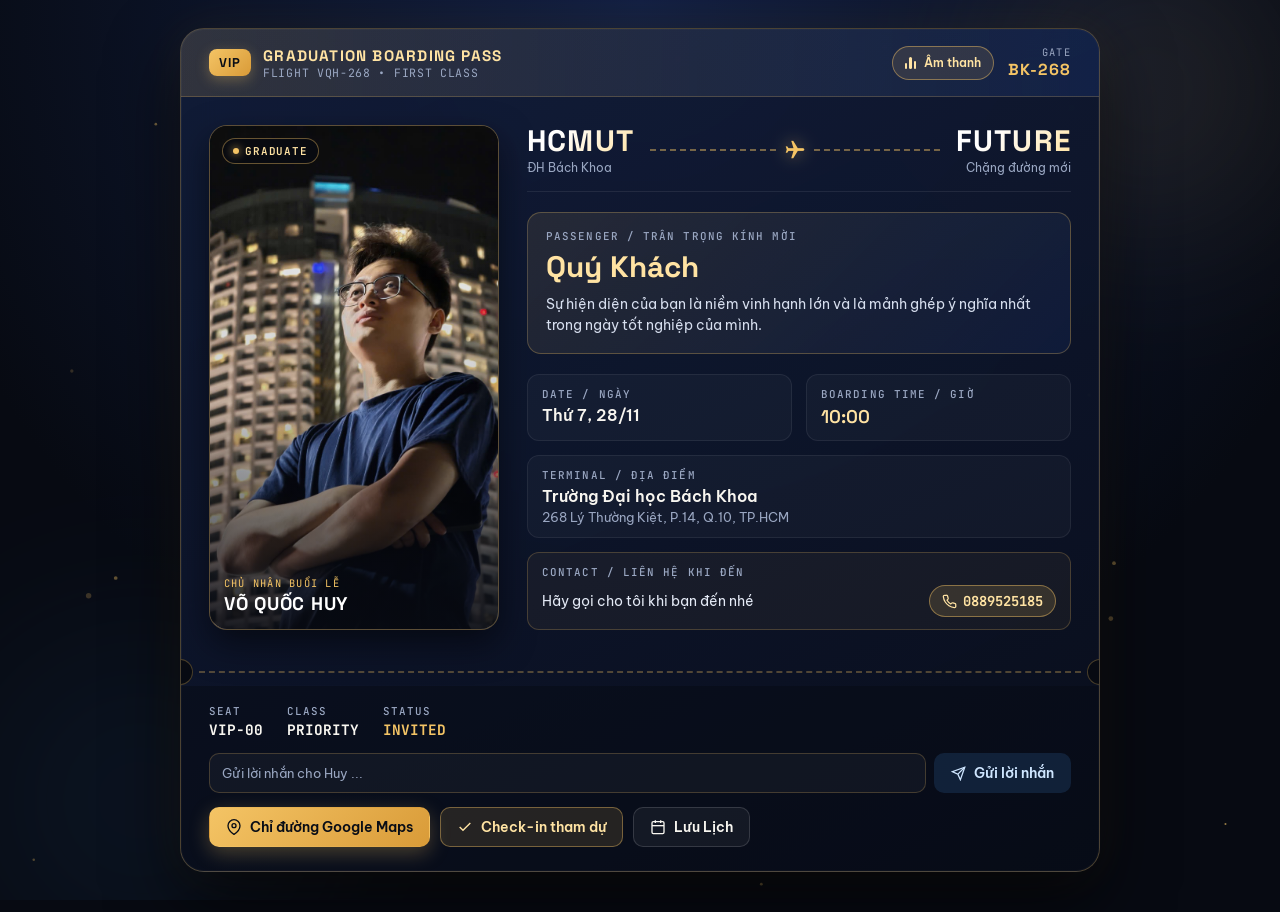
<file: index.html>
<!DOCTYPE html>
<html lang="vi">

<head>
  <meta charset="UTF-8" />
  <meta name="viewport" content="width=device-width, initial-scale=1.0" />
  <title>VIP Boarding Pass — Lễ Tốt Nghiệp Võ Quốc Huy</title>
  <meta name="description"
    content="Trân trọng kính mời bạn đến chung vui trong Lễ Tốt Nghiệp của Võ Quốc Huy tại Trường Đại học Bách Khoa." />
  <link rel="preconnect" href="https://fonts.googleapis.com" />
  <link rel="preconnect" href="https://fonts.gstatic.com" crossorigin />
  <link
    href="https://fonts.googleapis.com/css2?family=Be+Vietnam+Pro:wght@300;400;500;600;700&family=JetBrains+Mono:wght@400;500;700&family=Space+Grotesk:wght@500;600;700&display=swap"
    rel="stylesheet" />
  <link rel="stylesheet" href="styles.css" />
</head>

<body>
  <!-- Ambient Night Skyline & Gold Bokeh Background -->
  <div class="bg-ambient" aria-hidden="true">
    <div class="glow glow-gold"></div>
    <div class="glow glow-navy"></div>
    <canvas id="bokehCanvas"></canvas>
  </div>

  <main class="stage">
    <div class="pass-wrapper">
      <article class="boarding-pass" id="boardingPass" aria-label="Thiệp mời tốt nghiệp VIP Boarding Pass">
        <!-- Top Airline Strip -->
        <header class="pass-header">
          <div class="brand">
            <span class="brand-badge">VIP</span>
            <div class="brand-text">
              <span class="brand-title">GRADUATION BOARDING PASS</span>
              <span class="brand-sub">FLIGHT VQH-268 • FIRST CLASS</span>
            </div>
          </div>
          <div class="header-right">
            <button type="button" class="sound-btn" id="soundToggleBtn" aria-label="Tắt hoặc bật âm thanh"
              aria-pressed="true" title="Tắt / Bật âm thanh">
              <span class="eq-bars" aria-hidden="true">
                <span class="bar"></span>
                <span class="bar"></span>
                <span class="bar"></span>
              </span>
              <span class="sound-label" id="soundLabel">Âm thanh</span>
            </button>
            <div class="header-meta">
              <span class="meta-label">GATE</span>
              <span class="meta-value">BK-268</span>
            </div>
          </div>
        </header>

        <!-- Main Ticket Body -->
        <div class="pass-body">
          <!-- Left / Top: Portrait Card -->
          <div class="portrait-col">
            <div class="portrait-frame">
              <img src="IMG_2517.JPG" alt="Ảnh chân dung Võ Quốc Huy" class="portrait-img" />
              <div class="portrait-overlay"></div>
              <div class="portrait-tag">
                <span class="tag-dot"></span>
                <span>GRADUATE</span>
              </div>
              <div class="portrait-caption">
                <span class="caption-label">CHỦ NHÂN BUỔI LỄ</span>
                <strong class="caption-name">VÕ QUỐC HUY</strong>
              </div>
            </div>
          </div>

          <!-- Right / Bottom: Flight Route & Guest Info -->
          <div class="info-col">
            <!-- Route Banner -->
            <div class="route-banner">
              <div class="airport">
                <span class="airport-code">HCMUT</span>
                <span class="airport-city">ĐH Bách Khoa</span>
              </div>

              <div class="flight-path" aria-hidden="true">
                <span class="path-line"></span>
                <span class="plane-icon">
                  <svg viewBox="0 0 24 24" width="22" height="22" fill="currentColor">
                    <path
                      d="M21 16v-2l-8-5V3.5c0-.83-.67-1.5-1.5-1.5S10 2.67 10 3.5V9l-8 5v2l8-2.5V19l-2 1.5V22l3.5-1 3.5 1v-1.5L13 19v-5.5l8 2.5z" />
                  </svg>
                </span>
                <span class="path-line"></span>
              </div>

              <div class="airport airport-right">
                <span class="airport-code">FUTURE</span>
                <span class="airport-city">Chặng đường mới</span>
              </div>
            </div>

            <!-- Personalized Passenger Box -->
            <section class="passenger-box" aria-label="Thông tin khách mời">
              <div class="passenger-top">
                <span class="field-label">PASSENGER / TRÂN TRỌNG KÍNH MỜI</span>
              </div>
              <h1 class="passenger-name" id="passengerName">Quý Khách</h1>
              <p class="invite-note">
                Sự hiện diện của <span id="guestCallsign">bạn</span> là niềm vinh hạnh lớn và là mảnh ghép ý nghĩa nhất
                trong ngày tốt nghiệp của mình.
              </p>
            </section>

            <!-- Flight Details Grid -->
            <div class="details-grid">
              <div class="detail-item">
                <span class="field-label">DATE / NGÀY</span>
                <span class="field-value">Thứ 7, 28/11</span>
              </div>
              <div class="detail-item">
                <span class="field-label">BOARDING TIME / GIỜ</span>
                <span class="field-value highlight-gold">10:00</span>
              </div>
              <div class="detail-item detail-wide">
                <span class="field-label">TERMINAL / ĐỊA ĐIỂM</span>
                <span class="field-value">Trường Đại học Bách Khoa</span>
                <span class="field-sub">268 Lý Thường Kiệt, P.14, Q.10, TP.HCM</span>
              </div>
              <div class="detail-item detail-wide contact-item">
                <span class="field-label">CONTACT / LIÊN HỆ KHI ĐẾN</span>
                <div class="contact-row">
                  <span class="contact-msg">Hãy gọi cho tôi khi bạn đến nhé</span>
                  <a href="tel:0889525185" class="phone-link">
                    <svg viewBox="0 0 24 24" width="15" height="15" fill="none" stroke="currentColor" stroke-width="2">
                      <path
                        d="M22 16.92v3a2 2 0 0 1-2.18 2 19.79 19.79 0 0 1-8.63-3.07 19.5 19.5 0 0 1-6-6 19.79 19.79 0 0 1-3.07-8.67A2 2 0 0 1 4.11 2h3a2 2 0 0 1 2 1.72 12.84 12.84 0 0 0 .7 2.81 2 2 0 0 1-.45 2.11L8.09 9.91a16 16 0 0 0 6 6l1.27-1.27a2 2 0 0 1 2.11-.45 12.84 12.84 0 0 0 2.81.7A2 2 0 0 1 22 16.92z" />
                    </svg>
                    <span>0889525185</span>
                  </a>
                </div>
              </div>
            </div>
          </div>
        </div>

        <!-- Perforation Divider with Ticket Notches -->
        <div class="perforation" aria-hidden="true">
          <span class="notch notch-left"></span>
          <span class="dashed-line"></span>
          <span class="notch notch-right"></span>
        </div>

        <!-- Tear-off Stub / Footer Actions -->
        <footer class="pass-stub">
          <div class="stub-left">
            <div class="stub-meta-row">
              <div>
                <span class="field-label">SEAT</span>
                <span class="mono-val" id="guestSeat">VIP-00</span>
              </div>
              <div>
                <span class="field-label">CLASS</span>
                <span class="mono-val">PRIORITY</span>
              </div>
              <div>
                <span class="field-label">STATUS</span>
                <span class="mono-val status-confirmed" id="checkinStatus">INVITED</span>
              </div>
            </div>

            <div class="guest-note-row">
              <input type="text" id="guestNoteInput" class="guest-note-input" maxlength="140"
                placeholder="Gửi lời nhắn cho Huy ..." aria-label="Lời nhắn gửi Huy" />
              <button type="button" class="btn btn-note" id="sendNoteBtn">
                <svg viewBox="0 0 24 24" width="15" height="15" fill="none" stroke="currentColor" stroke-width="2">
                  <line x1="22" y1="2" x2="11" y2="13" />
                  <polygon points="22 2 15 22 11 13 2 9 22 2" />
                </svg>
                <span id="sendNoteBtnText">Gửi lời nhắn</span>
              </button>
            </div>

            <div class="action-buttons">
              <a class="btn btn-primary"
                href="https://www.google.com/maps/search/?api=1&query=Tr%C6%B0%E1%BB%9Dng+%C4%90%E1%BA%A1i+h%E1%BB%8Dc+B%C3%A1ch+Khoa+268+L%C3%BD+Th%C6%B0%E1%BB%9Dng+Ki%E1%BB%87t"
                target="_blank" rel="noopener noreferrer">
                <svg viewBox="0 0 24 24" width="16" height="16" fill="none" stroke="currentColor" stroke-width="2">
                  <path d="M21 10c0 7-9 13-9 13s-9-6-9-13a9 9 0 0 1 18 0z" />
                  <circle cx="12" cy="10" r="3" />
                </svg>
                <span>Chỉ đường Google Maps</span>
              </a>

              <button type="button" class="btn btn-secondary" id="checkinBtn">
                <svg viewBox="0 0 24 24" width="16" height="16" fill="none" stroke="currentColor" stroke-width="2">
                  <polyline points="20 6 9 17 4 12" />
                </svg>
                <span id="checkinBtnText">Check-in tham dự</span>
              </button>

              <button type="button" class="btn btn-ghost" id="calendarBtn" title="Lưu sự kiện vào lịch">
                <svg viewBox="0 0 24 24" width="16" height="16" fill="none" stroke="currentColor" stroke-width="2">
                  <rect x="3" y="4" width="18" height="18" rx="2" ry="2" />
                  <line x1="16" y1="2" x2="16" y2="6" />
                  <line x1="8" y1="2" x2="8" y2="6" />
                  <line x1="3" y1="10" x2="21" y2="10" />
                </svg>
                <span>Lưu Lịch</span>
              </button>
            </div>
          </div>

        </footer>
      </article>
    </div>
  </main>

  <div class="cursor-glow" id="cursorGlow" aria-hidden="true"></div>
  <canvas id="fireworksCanvas" aria-hidden="true"></canvas>
  <script src="guests.js"></script>
  <script src="script.js"></script>
</body>

</html>
</file>
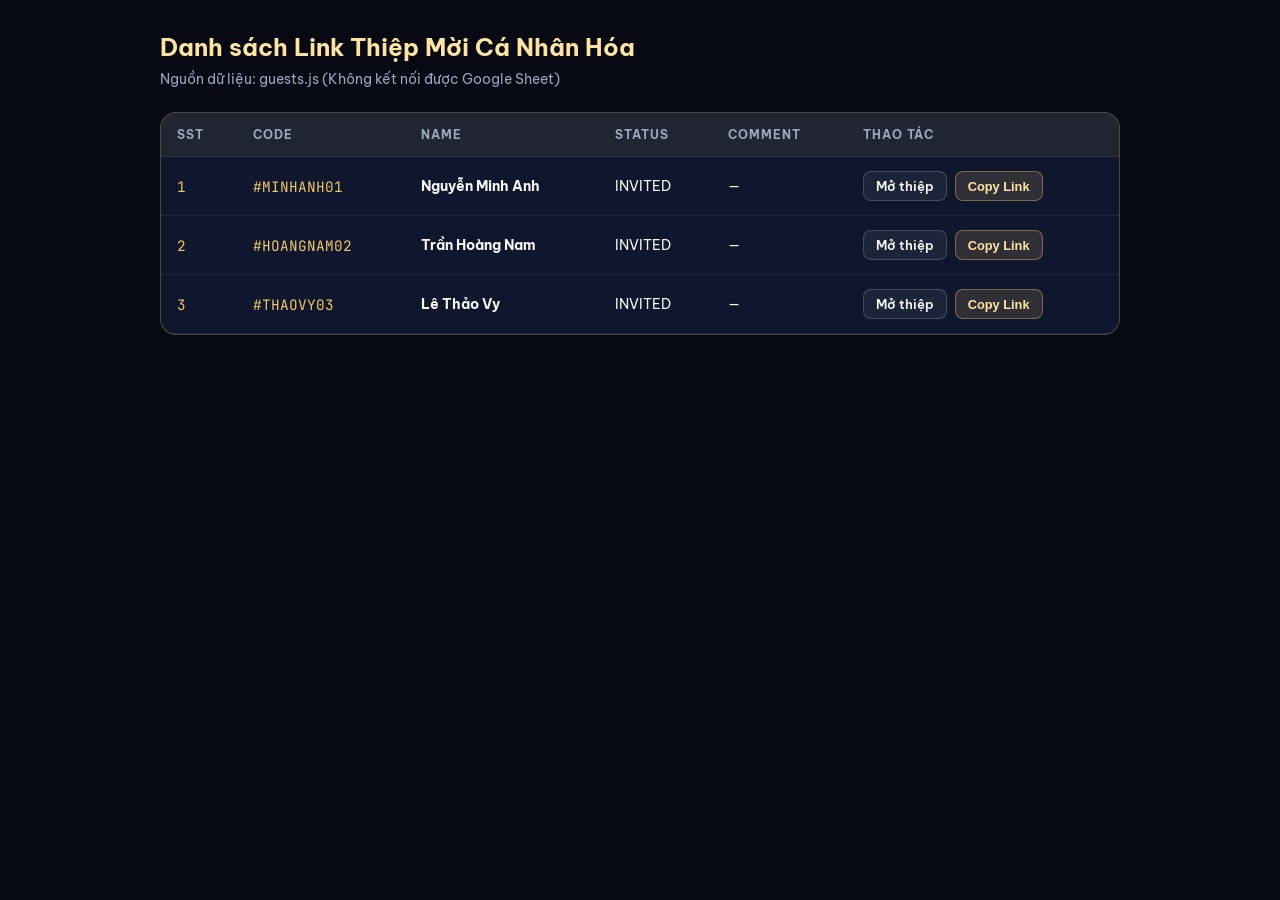
<file: links.html>
<!DOCTYPE html>
<html lang="vi">
<head>
  <meta charset="UTF-8" />
  <meta name="viewport" content="width=device-width, initial-scale=1.0" />
  <title>Danh sách Link Thiệp Mời — Võ Quốc Huy</title>
  <link rel="preconnect" href="https://fonts.googleapis.com" />
  <link rel="preconnect" href="https://fonts.gstatic.com" crossorigin />
  <link href="https://fonts.googleapis.com/css2?family=Be+Vietnam+Pro:wght@400;500;600;700&family=JetBrains+Mono:wght@500;700&display=swap" rel="stylesheet" />
  <style>
    * { box-sizing: border-box; margin: 0; padding: 0; }
    body {
      min-height: 100vh;
      background: #070a12;
      color: #f8f6f0;
      font-family: "Be Vietnam Pro", sans-serif;
      padding: 32px 16px;
    }
    .container {
      max-width: 960px;
      margin: 0 auto;
    }
    h1 {
      font-size: 1.5rem;
      color: #ffe3a3;
      margin-bottom: 8px;
    }
    p.sub {
      color: #9aa7c2;
      font-size: 0.9rem;
      margin-bottom: 24px;
    }
    .table-wrap {
      background: rgba(16, 26, 52, 0.85);
      border: 1px solid rgba(244, 196, 101, 0.28);
      border-radius: 16px;
      overflow-x: auto;
    }
    table {
      width: 100%;
      border-collapse: collapse;
    }
    th, td {
      padding: 14px 16px;
      text-align: left;
      border-bottom: 1px solid rgba(255, 255, 255, 0.07);
      font-size: 0.9rem;
    }
    th {
      font-size: 0.75rem;
      text-transform: uppercase;
      letter-spacing: 0.08em;
      color: #9aa7c2;
      background: rgba(244, 196, 101, 0.08);
    }
    .mono {
      font-family: "JetBrains Mono", monospace;
      color: #f4c465;
    }
    .badge-ok {
      color: #34d399;
      font-weight: 600;
    }
    .actions {
      display: flex;
      gap: 8px;
    }
    .btn {
      padding: 6px 12px;
      border-radius: 8px;
      font-size: 0.8rem;
      font-weight: 600;
      text-decoration: none;
      cursor: pointer;
      border: 1px solid rgba(244, 196, 101, 0.4);
      background: rgba(244, 196, 101, 0.14);
      color: #ffe3a3;
    }
    .btn:hover { background: rgba(244, 196, 101, 0.25); }
    .btn-open {
      background: rgba(255, 255, 255, 0.06);
      border-color: rgba(255, 255, 255, 0.18);
      color: #f8f6f0;
    }
  </style>
</head>
<body>
  <div class="container">
    <h1>Danh sách Link Thiệp Mời Cá Nhân Hóa</h1>
    <p class="sub" id="sourceLabel">Đang tải dữ liệu...</p>
    <div class="table-wrap">
      <table>
        <thead>
          <tr>
            <th>SST</th>
            <th>Code</th>
            <th>Name</th>
            <th>Status</th>
            <th>Comment</th>
            <th>Thao tác</th>
          </tr>
        </thead>
        <tbody id="guestRows"></tbody>
      </table>
    </div>
  </div>

  <script src="guests.js"></script>
  <script>
    const tbody = document.getElementById("guestRows");
    const sourceLabel = document.getElementById("sourceLabel");
    const baseUrl = window.location.href.replace(/links\.html.*$/, "index.html");
    const sheetApiUrl = (window.SHEET_API_URL || "").trim();

    function renderRows(guests, labelText) {
      sourceLabel.textContent = labelText;
      tbody.innerHTML = "";
      Object.entries(guests).forEach(([code, info]) => {
        const inviteCode = info.code || code;
        const inviteUrl = `${baseUrl}?code=${encodeURIComponent(inviteCode)}`;
        const isConfirmed = (info.status || "").toUpperCase() === "CONFIRMED";
        const tr = document.createElement("tr");
        tr.innerHTML = `
          <td class="mono">${info.sst || "—"}</td>
          <td class="mono">#${inviteCode}</td>
          <td><strong>${info.name || "—"}</strong></td>
          <td class="${isConfirmed ? "badge-ok" : ""}">${info.status || "INVITED"}</td>
          <td>${info.comment || "—"}</td>
          <td>
            <div class="actions">
              <a class="btn btn-open" href="index.html?code=${encodeURIComponent(inviteCode)}" target="_blank">Mở thiệp</a>
              <button class="btn copy-btn" type="button">Copy Link</button>
            </div>
          </td>
        `;
        const copyBtn = tr.querySelector(".copy-btn");
        copyBtn.addEventListener("click", async () => {
          try {
            await navigator.clipboard.writeText(inviteUrl);
            copyBtn.textContent = "Đã Copy!";
            setTimeout(() => { copyBtn.textContent = "Copy Link"; }, 1500);
          } catch {
            prompt("Copy link thiệp mời:", inviteUrl);
          }
        });
        tbody.appendChild(tr);
      });
    }

    if (sheetApiUrl) {
      fetch(sheetApiUrl)
        .then((res) => res.json())
        .then((data) => {
          if (data && data.ok && data.guests) {
            renderRows(data.guests, "Nguồn dữ liệu: Google Sheet (Trực tiếp)");
          } else {
            renderRows(window.GUEST_LIST || {}, "Nguồn dữ liệu: guests.js (Dự phòng)");
          }
        })
        .catch(() => {
          renderRows(window.GUEST_LIST || {}, "Nguồn dữ liệu: guests.js (Không kết nối được Google Sheet)");
        });
    } else {
      renderRows(window.GUEST_LIST || {}, "Nguồn dữ liệu: guests.js (Chưa gắn SHEET_API_URL)");
    }
  </script>
</body>
</html>
</file>
<file: styles.css>
:root {
  --bg-deep: #070a12;
  --bg-navy: #0e172e;
  --card-top: rgba(18, 29, 58, 0.92);
  --card-bottom: rgba(9, 14, 28, 0.96);
  --gold: #f4c465;
  --gold-bright: #ffe3a3;
  --gold-dim: rgba(244, 196, 101, 0.25);
  --cyan: #4da6ff;
  --text-main: #f8f6f0;
  --text-muted: #9aa7c2;
  --border-subtle: rgba(244, 196, 101, 0.28);
  --emerald: #34d399;
}

*,
*::before,
*::after {
  box-sizing: border-box;
  margin: 0;
  padding: 0;
}

html,
body {
  min-height: 100%;
  background-color: var(--bg-deep);
  color: var(--text-main);
  font-family: "Be Vietnam Pro", -apple-system, BlinkMacSystemFont, sans-serif;
  -webkit-font-smoothing: antialiased;
  overflow-x: hidden;
}

/* Ambient Background */
.bg-ambient {
  position: fixed;
  inset: 0;
  z-index: 0;
  pointer-events: none;
  overflow: hidden;
  background: radial-gradient(circle at 50% 0%, #132145 0%, var(--bg-deep) 68%);
}

.glow {
  position: absolute;
  border-radius: 50%;
  filter: blur(90px);
  opacity: 0.45;
}

.glow-gold {
  width: 420px;
  height: 420px;
  top: -120px;
  right: -80px;
  background: radial-gradient(circle, rgba(244, 196, 101, 0.35), transparent 70%);
}

.glow-navy {
  width: 520px;
  height: 520px;
  bottom: -160px;
  left: -120px;
  background: radial-gradient(circle, rgba(77, 166, 255, 0.22), transparent 70%);
}

.cursor-glow {
  position: fixed;
  width: 320px;
  height: 320px;
  border-radius: 50%;
  pointer-events: none;
  z-index: 9998;
  mix-blend-mode: screen;
  transform: translate(-50%, -50%);
  background: radial-gradient(
    circle,
    rgba(244, 196, 101, 0.2) 0%,
    rgba(77, 166, 255, 0.08) 42%,
    transparent 72%
  );
  filter: blur(18px);
  opacity: 0;
  transition: opacity 0.3s ease;
}

#bokehCanvas {
  position: absolute;
  inset: 0;
  width: 100%;
  height: 100%;
}

#fireworksCanvas {
  position: fixed;
  inset: 0;
  width: 100%;
  height: 100%;
  z-index: 9999;
  pointer-events: none;
}

/* Stage */
.stage {
  position: relative;
  z-index: 1;
  min-height: 100vh;
  display: flex;
  align-items: center;
  justify-content: center;
  padding: 28px 16px 40px;
}

.pass-wrapper {
  width: 100%;
  max-width: 920px;
  perspective: 1400px;
}

/* Boarding Pass Card */
.boarding-pass {
  position: relative;
  background: linear-gradient(155deg, var(--card-top), var(--card-bottom));
  border: 1px solid var(--border-subtle);
  border-radius: 24px;
  box-shadow:
    0 28px 70px rgba(0, 0, 0, 0.65),
    0 0 0 1px rgba(255, 255, 255, 0.04) inset,
    0 0 48px rgba(244, 196, 101, 0.08);
  backdrop-filter: blur(18px);
  -webkit-backdrop-filter: blur(18px);
  overflow: hidden;
  animation: passEntrance 0.8s cubic-bezier(0.16, 1, 0.3, 1) forwards;
}

@keyframes passEntrance {
  from {
    opacity: 0;
    transform: translateY(24px) scale(0.98);
  }
  to {
    opacity: 1;
    transform: translateY(0) scale(1);
  }
}

/* Top Strip */
.pass-header {
  display: flex;
  align-items: center;
  justify-content: space-between;
  gap: 12px;
  padding: 16px 28px;
  background: linear-gradient(90deg, rgba(244, 196, 101, 0.14), rgba(22, 42, 90, 0.55));
  border-bottom: 1px solid rgba(244, 196, 101, 0.22);
}

.brand {
  display: flex;
  align-items: center;
  gap: 12px;
}

.brand-badge {
  display: inline-flex;
  align-items: center;
  justify-content: center;
  padding: 5px 10px;
  border-radius: 8px;
  background: linear-gradient(135deg, var(--gold), #d99b38);
  color: #090d16;
  font-family: "Space Grotesk", sans-serif;
  font-weight: 700;
  font-size: 0.8rem;
  letter-spacing: 0.08em;
  box-shadow: 0 4px 14px rgba(244, 196, 101, 0.3);
}

.brand-text {
  display: flex;
  flex-direction: column;
}

.brand-title {
  font-family: "Space Grotesk", sans-serif;
  font-weight: 700;
  font-size: 0.95rem;
  letter-spacing: 0.08em;
  color: var(--gold-bright);
}

.brand-sub {
  font-family: "JetBrains Mono", monospace;
  font-size: 0.72rem;
  color: var(--text-muted);
  letter-spacing: 0.06em;
}

.header-right {
  display: flex;
  align-items: center;
  gap: 14px;
}

.sound-btn {
  display: inline-flex;
  align-items: center;
  gap: 8px;
  height: 34px;
  padding: 0 12px;
  border-radius: 999px;
  border: 1px solid rgba(244, 196, 101, 0.45);
  background: rgba(244, 196, 101, 0.12);
  color: var(--gold-bright);
  font-family: "Be Vietnam Pro", sans-serif;
  font-size: 0.76rem;
  font-weight: 600;
  cursor: pointer;
  -webkit-tap-highlight-color: transparent;
  transition: background 0.2s ease, transform 0.15s ease, border-color 0.2s ease, box-shadow 0.2s ease;
}

.sound-btn:hover,
.sound-btn:active {
  background: rgba(244, 196, 101, 0.24);
  border-color: var(--gold);
  box-shadow: 0 0 14px rgba(244, 196, 101, 0.25);
}

.sound-btn:active {
  transform: scale(0.95);
}

.eq-bars {
  display: inline-flex;
  align-items: flex-end;
  gap: 2px;
  height: 13px;
}

.eq-bars .bar {
  width: 2.5px;
  border-radius: 2px;
  background: currentColor;
  animation: eqPulse 0.9s ease-in-out infinite alternate;
}

.eq-bars .bar:nth-child(1) {
  height: 6px;
  animation-delay: 0s;
}

.eq-bars .bar:nth-child(2) {
  height: 12px;
  animation-delay: 0.25s;
}

.eq-bars .bar:nth-child(3) {
  height: 8px;
  animation-delay: 0.5s;
}

@keyframes eqPulse {
  from {
    transform: scaleY(0.35);
  }
  to {
    transform: scaleY(1);
  }
}

.sound-btn.muted {
  color: var(--text-muted);
  border-color: rgba(255, 255, 255, 0.18);
  background: rgba(7, 10, 18, 0.55);
  box-shadow: none;
}

.sound-btn.muted .eq-bars .bar {
  animation: none;
  height: 3px;
  opacity: 0.5;
}

.header-meta {
  text-align: right;
}

.meta-label {
  display: block;
  font-family: "JetBrains Mono", monospace;
  font-size: 0.65rem;
  color: var(--text-muted);
  letter-spacing: 0.12em;
}

.meta-value {
  font-family: "Space Grotesk", sans-serif;
  font-weight: 700;
  font-size: 1rem;
  color: var(--gold);
  letter-spacing: 0.06em;
}

/* Main Body */
.pass-body {
  display: grid;
  grid-template-columns: 290px 1fr;
  gap: 28px;
  padding: 28px;
}

/* Portrait Column */
.portrait-col {
  display: flex;
}

.portrait-frame {
  position: relative;
  width: 100%;
  min-height: 360px;
  border-radius: 18px;
  overflow: hidden;
  border: 1px solid rgba(244, 196, 101, 0.35);
  box-shadow: 0 14px 34px rgba(0, 0, 0, 0.5);
  background: #0b101f;
}

.portrait-img {
  width: 100%;
  height: 100%;
  object-fit: cover;
  object-position: center 15%;
  display: block;
  transition: transform 0.6s ease;
}

.portrait-frame:hover .portrait-img {
  transform: scale(1.03);
}

.portrait-overlay {
  position: absolute;
  inset: 0;
  background: linear-gradient(
    to top,
    rgba(7, 10, 18, 0.92) 0%,
    rgba(7, 10, 18, 0.2) 45%,
    transparent 100%
  );
  pointer-events: none;
}

.portrait-tag {
  position: absolute;
  top: 12px;
  left: 12px;
  display: inline-flex;
  align-items: center;
  gap: 6px;
  padding: 5px 10px;
  border-radius: 999px;
  background: rgba(7, 10, 18, 0.72);
  border: 1px solid rgba(244, 196, 101, 0.4);
  backdrop-filter: blur(8px);
  font-family: "JetBrains Mono", monospace;
  font-size: 0.68rem;
  font-weight: 600;
  letter-spacing: 0.08em;
  color: var(--gold-bright);
}

.tag-dot {
  width: 6px;
  height: 6px;
  border-radius: 50%;
  background: var(--gold);
  box-shadow: 0 0 8px var(--gold);
}

.portrait-caption {
  position: absolute;
  bottom: 14px;
  left: 14px;
  right: 14px;
  display: flex;
  flex-direction: column;
  gap: 2px;
}

.caption-label {
  font-family: "JetBrains Mono", monospace;
  font-size: 0.65rem;
  letter-spacing: 0.12em;
  color: var(--gold);
}

.caption-name {
  font-family: "Space Grotesk", sans-serif;
  font-size: 1.15rem;
  font-weight: 700;
  letter-spacing: 0.04em;
  color: #ffffff;
}

/* Info Column */
.info-col {
  display: flex;
  flex-direction: column;
  justify-content: space-between;
  gap: 20px;
}

/* Route Banner */
.route-banner {
  display: flex;
  align-items: center;
  justify-content: space-between;
  gap: 16px;
  padding-bottom: 16px;
  border-bottom: 1px solid rgba(255, 255, 255, 0.08);
}

.airport {
  display: flex;
  flex-direction: column;
}

.airport-right {
  text-align: right;
}

.airport-code {
  font-family: "Space Grotesk", sans-serif;
  font-size: 1.85rem;
  font-weight: 700;
  letter-spacing: 0.04em;
  line-height: 1.1;
  background: linear-gradient(135deg, #ffffff 30%, var(--gold-bright) 100%);
  -webkit-background-clip: text;
  background-clip: text;
  color: transparent;
}

.airport-city {
  font-size: 0.78rem;
  color: var(--text-muted);
  margin-top: 2px;
}

.flight-path {
  flex: 1;
  display: flex;
  align-items: center;
  gap: 8px;
  color: var(--gold);
}

.path-line {
  flex: 1;
  height: 1px;
  border-top: 2px dashed rgba(244, 196, 101, 0.45);
}

.plane-icon {
  display: inline-flex;
  transform: rotate(90deg);
  color: var(--gold);
  filter: drop-shadow(0 0 8px rgba(244, 196, 101, 0.55));
}

/* Passenger Box */
.passenger-box {
  padding: 16px 18px;
  border-radius: 14px;
  background: linear-gradient(135deg, rgba(244, 196, 101, 0.1), rgba(22, 42, 90, 0.35));
  border: 1px solid rgba(244, 196, 101, 0.28);
}

.passenger-top {
  display: flex;
  align-items: center;
  justify-content: space-between;
  gap: 8px;
  flex-wrap: wrap;
}

.field-label {
  display: block;
  font-family: "JetBrains Mono", monospace;
  font-size: 0.68rem;
  font-weight: 500;
  letter-spacing: 0.1em;
  color: var(--text-muted);
  text-transform: uppercase;
}

.guest-id-pill {
  font-family: "JetBrains Mono", monospace;
  font-size: 0.72rem;
  font-weight: 700;
  padding: 3px 9px;
  border-radius: 6px;
  background: rgba(7, 10, 18, 0.75);
  border: 1px solid rgba(244, 196, 101, 0.4);
  color: var(--gold);
}

.passenger-name {
  margin-top: 6px;
  font-family: "Space Grotesk", "Be Vietnam Pro", sans-serif;
  font-size: clamp(1.35rem, 2.5vw, 1.85rem);
  font-weight: 700;
  color: var(--gold-bright);
  line-height: 1.25;
}

.invite-note {
  margin-top: 8px;
  font-size: 0.88rem;
  line-height: 1.55;
  color: #d6deee;
}

/* Details Grid */
.details-grid {
  display: grid;
  grid-template-columns: repeat(2, 1fr);
  gap: 14px;
}

.detail-item {
  padding: 12px 14px;
  border-radius: 12px;
  background: rgba(255, 255, 255, 0.03);
  border: 1px solid rgba(255, 255, 255, 0.07);
}

.detail-wide {
  grid-column: 1 / -1;
}

.field-value {
  display: block;
  margin-top: 4px;
  font-size: 1rem;
  font-weight: 600;
  color: var(--text-main);
}

.highlight-gold {
  color: var(--gold-bright);
  font-family: "Space Grotesk", sans-serif;
  font-size: 1.15rem;
}

.field-sub {
  display: block;
  margin-top: 3px;
  font-size: 0.82rem;
  color: var(--text-muted);
}

/* Contact Row */
.contact-item {
  border-color: rgba(244, 196, 101, 0.22);
  background: rgba(244, 196, 101, 0.05);
}

.contact-row {
  margin-top: 6px;
  display: flex;
  align-items: center;
  justify-content: space-between;
  flex-wrap: wrap;
  gap: 10px;
}

.contact-msg {
  font-size: 0.9rem;
  color: #e4eaf6;
}

.phone-link {
  display: inline-flex;
  align-items: center;
  gap: 6px;
  padding: 6px 12px;
  border-radius: 999px;
  background: rgba(244, 196, 101, 0.14);
  border: 1px solid rgba(244, 196, 101, 0.45);
  color: var(--gold-bright);
  font-family: "JetBrains Mono", monospace;
  font-size: 0.86rem;
  font-weight: 700;
  text-decoration: none;
  transition: background 0.2s ease, transform 0.15s ease, box-shadow 0.2s ease;
}

.phone-link:hover,
.phone-link:active {
  background: rgba(244, 196, 101, 0.26);
  box-shadow: 0 0 14px rgba(244, 196, 101, 0.28);
}

.phone-link:active {
  transform: scale(0.96);
}

/* Perforation Divider */
.perforation {
  position: relative;
  display: flex;
  align-items: center;
  height: 28px;
}

.dashed-line {
  width: 100%;
  border-top: 2px dashed rgba(244, 196, 101, 0.3);
  margin: 0 18px;
}

.notch {
  position: absolute;
  width: 26px;
  height: 26px;
  border-radius: 50%;
  background: var(--bg-deep);
  border: 1px solid var(--border-subtle);
  z-index: 2;
}

.notch-left {
  left: -14px;
}

.notch-right {
  right: -14px;
}

/* Stub Footer */
.pass-stub {
  display: flex;
  align-items: center;
  justify-content: space-between;
  gap: 24px;
  padding: 18px 28px 24px;
  background: rgba(6, 9, 18, 0.45);
}

.stub-left {
  flex: 1;
  display: flex;
  flex-direction: column;
  gap: 14px;
}

.stub-meta-row {
  display: flex;
  flex-wrap: wrap;
  gap: 24px;
}

.mono-val {
  display: block;
  margin-top: 2px;
  font-family: "JetBrains Mono", monospace;
  font-size: 0.9rem;
  font-weight: 700;
  color: var(--text-main);
}

.status-confirmed {
  color: var(--gold);
}

.status-checked {
  color: var(--emerald);
}

/* Guest Note Input */
.guest-note-row {
  display: flex;
  flex-direction: row;
  align-items: stretch;
  flex-wrap: wrap;
  gap: 8px;
}

.guest-note-input {
  flex: 1 1 220px;
  min-width: 0;
  padding: 9px 12px;
  border-radius: 10px;
  background: rgba(255, 255, 255, 0.04);
  border: 1px solid rgba(244, 196, 101, 0.22);
  color: var(--text-main);
  font-family: "Be Vietnam Pro", sans-serif;
  font-size: 0.84rem;
  outline: none;
  transition: border-color 0.2s ease, background 0.2s ease;
}

.btn-note {
  position: relative;
  overflow: visible;
  background: rgba(77, 166, 255, 0.14);
  border-color: rgba(77, 166, 255, 0.42);
  color: #cfe6ff;
  white-space: nowrap;
}

.btn-note:hover,
.btn-note:active {
  background: rgba(77, 166, 255, 0.25);
  border-color: var(--cyan);
}

.btn-note.sent {
  background: rgba(52, 211, 153, 0.22);
  border-color: var(--emerald);
  color: #a7f3d0;
  box-shadow: 0 0 22px rgba(52, 211, 153, 0.45);
  animation: noteSuccessPop 0.45s cubic-bezier(0.16, 1, 0.3, 1);
}

.btn-note.sent::after {
  content: "";
  position: absolute;
  inset: -4px;
  border-radius: 12px;
  border: 2px solid var(--emerald);
  opacity: 0;
  pointer-events: none;
  animation: noteRipple 0.7s ease-out forwards;
}

.guest-note-input.sent {
  border-color: var(--emerald);
  box-shadow: 0 0 14px rgba(52, 211, 153, 0.25);
}

@keyframes noteSuccessPop {
  0% {
    transform: scale(0.94);
  }
  50% {
    transform: scale(1.06);
  }
  100% {
    transform: scale(1);
  }
}

@keyframes noteRipple {
  0% {
    transform: scale(0.95);
    opacity: 0.9;
  }
  100% {
    transform: scale(1.25);
    opacity: 0;
  }
}

.guest-note-input::placeholder {
  color: var(--text-muted);
}

.guest-note-input:focus {
  border-color: var(--gold);
  background: rgba(255, 255, 255, 0.07);
}

.sync-hint {
  min-height: 16px;
  font-size: 0.74rem;
  color: var(--text-muted);
}

.sync-hint.ok {
  color: var(--emerald);
}

.sync-hint.err {
  color: #f87171;
}

/* Buttons */
.action-buttons {
  display: flex;
  flex-wrap: wrap;
  gap: 10px;
}

.btn {
  display: inline-flex;
  align-items: center;
  justify-content: center;
  gap: 8px;
  padding: 10px 16px;
  border-radius: 10px;
  font-family: "Be Vietnam Pro", sans-serif;
  font-size: 0.85rem;
  font-weight: 600;
  text-decoration: none;
  cursor: pointer;
  border: 1px solid transparent;
  transition: transform 0.18s ease, box-shadow 0.18s ease, background 0.18s ease;
}

.btn:active {
  transform: scale(0.97);
}

.btn-primary {
  background: linear-gradient(135deg, var(--gold), #d99b38);
  color: #090d16;
  box-shadow: 0 6px 20px rgba(244, 196, 101, 0.28);
}

.btn-primary:hover {
  transform: translateY(-1px);
  box-shadow: 0 10px 26px rgba(244, 196, 101, 0.4);
}

.btn-secondary {
  background: rgba(244, 196, 101, 0.12);
  border-color: rgba(244, 196, 101, 0.4);
  color: var(--gold-bright);
}

.btn-secondary:hover {
  background: rgba(244, 196, 101, 0.22);
}

.btn-secondary.checked {
  background: rgba(52, 211, 153, 0.15);
  border-color: rgba(52, 211, 153, 0.5);
  color: var(--emerald);
}

.btn-ghost {
  background: rgba(255, 255, 255, 0.05);
  border-color: rgba(255, 255, 255, 0.14);
  color: var(--text-main);
}

.btn-ghost:hover {
  background: rgba(255, 255, 255, 0.1);
}

/* Barcode */
.stub-right {
  display: flex;
  flex-direction: column;
  align-items: center;
  padding: 10px 14px;
  border-radius: 12px;
  background: rgba(255, 255, 255, 0.04);
  border: 1px solid rgba(255, 255, 255, 0.08);
}

.barcode {
  width: 168px;
  height: 48px;
  color: var(--text-main);
}

.barcode-text {
  margin-top: 6px;
  font-family: "JetBrains Mono", monospace;
  font-size: 0.68rem;
  letter-spacing: 0.14em;
  color: var(--text-muted);
}

/* Responsive Mobile */
@media (max-width: 780px) {
  .pass-header {
    padding: 14px 16px;
  }

  .brand-title {
    font-size: 0.82rem;
  }

  .sound-btn {
    padding: 0 10px;
    font-size: 0.72rem;
  }

  .pass-body {
    grid-template-columns: 1fr;
    gap: 20px;
    padding: 18px;
  }

  .portrait-frame {
    min-height: 300px;
    max-height: 380px;
  }

  .airport-code {
    font-size: 1.45rem;
  }

  .pass-stub {
    flex-direction: column;
    align-items: stretch;
    padding: 16px 18px 22px;
  }

  .action-buttons .btn {
    flex: 1 1 auto;
  }

  .stub-right {
    width: 100%;
  }
}
</file>
